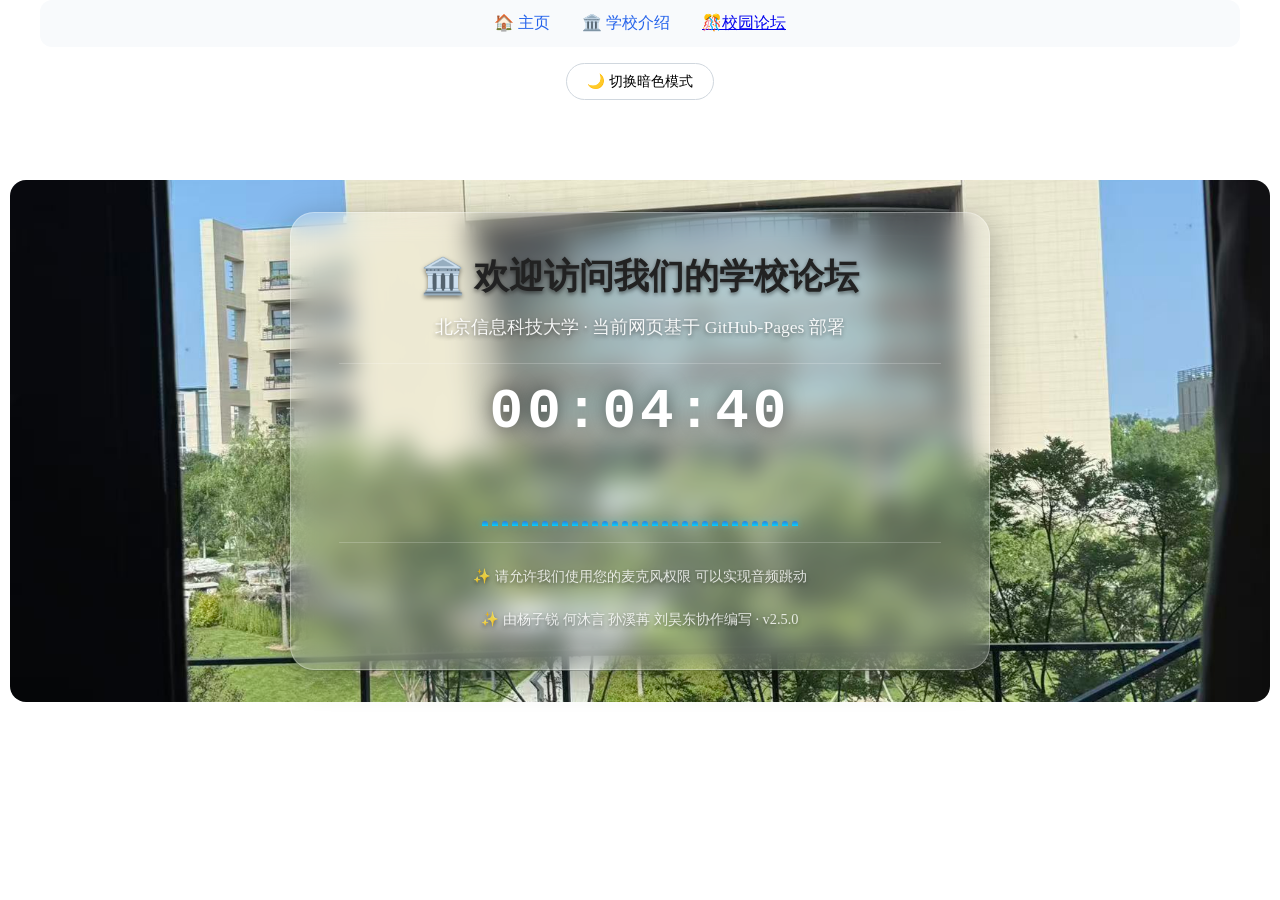
<file: index.html>
<!DOCTYPE html>
<html lang="zh-CN">
<head>
    <meta charset="UTF-8">
    <meta name="viewport" content="width=device-width, initial-scale=1.0">
    <title>团队主页 - 开源协作</title>
    <link rel="stylesheet" href="style.css">
    <link rel="stylesheet" href="dark.css" id="theme-style">
    <link rel="stylesheet" href="mobile.css">
</head>
<body>

    <nav style="display: flex; justify-content: center; gap: 2rem; padding: 0.8rem 1.2rem; margin-bottom: 1rem; background: #f8fafc; border-radius: 12px; max-width: 1200px; margin-left: auto; margin-right: auto;">
        <a href="./" style="color: #2563eb; text-decoration: none; font-weight: 500;">🏠 主页</a>
        <a href="bistu.html" style="color: #2563eb; text-decoration: none; font-weight: 500;">🏛️ 学校介绍</a>
        <a href="https://unwind.freeflarum.com/" target="_blank">🎊校园论坛</a>
    </nav>

    <div style="text-align: center; margin-bottom: 10px;">
        <button id="themeToggle" style="padding: 8px 20px; border-radius: 20px; border: 1px solid #d0d7de; background: white; cursor: pointer; font-size: 0.9rem;">
            🌙 切换暗色模式
        </button>
    </div>

    <div class="container" id="mainContainer">
        <div class="content-card">
            <header>
                <h1>🏛️ 欢迎访问我们的学校论坛</h1>
                <p>北京信息科技大学 · 当前网页基于 GitHub-Pages 部署</p>
            </header>

            <div id="visualizer-container">
                <div id="clock">00:00:00</div>
                <div id="bars"></div>
            </div>

            <footer>
                <p>✨ 请允许我们使用您的麦克风权限 可以实现音频跳动</p>
            </footer>
            <footer>
                <p>✨ 由杨子锐 何沐言 孙溪苒 刘昊东协作编写 · v2.5.0</p>
            </footer>
        </div>
    </div>

    <script>
        // 暗色模式
        const toggleBtn = document.getElementById('themeToggle');
        toggleBtn.addEventListener('click', function() {
            document.body.classList.toggle('dark-mode');
            toggleBtn.textContent = document.body.classList.contains('dark-mode') ? '☀️ 切换亮色模式' : '🌙 切换暗色模式';
        });

        // 时钟
        function updateClock() {
            const now = new Date();
            document.getElementById('clock').textContent = now.toLocaleTimeString('zh-CN', { hour12: false });
        }
        setInterval(updateClock, 1000);
        updateClock();

        // 音频可视化
        const barsContainer = document.getElementById('bars');
        const BAR_COUNT = 32;
        for (let i = 0; i < BAR_COUNT; i++) {
            const bar = document.createElement('div');
            bar.className = 'bar';
            barsContainer.appendChild(bar);
        }

        let audioContext, analyser, dataArray, bars = document.querySelectorAll('.bar');
        let isVisualizing = false;

        function startAudio() {
            if (isVisualizing) return;
            audioContext = new (window.AudioContext || window.webkitAudioContext)();
            analyser = audioContext.createAnalyser();
            analyser.fftSize = 64;
            dataArray = new Uint8Array(analyser.frequencyBinCount);

            navigator.mediaDevices.getUserMedia({ audio: true })
                .then(function(stream) {
                    const source = audioContext.createMediaStreamSource(stream);
                    source.connect(analyser);
                    isVisualizing = true;
                    visualize();
                })
                .catch(function(err) {
                    alert('请允许使用麦克风以体验音频跳动效果！');
                });
        }

        function visualize() {
            if (!isVisualizing) return;
            analyser.getByteFrequencyData(dataArray);
            for (let i = 0; i < bars.length; i++) {
                const value = dataArray[i] || 0;
                bars[i].style.height = Math.max(5, value / 255 * 60) + 'px';
            }
            requestAnimationFrame(visualize);
        }

        document.body.addEventListener('click', function startOnClick() {
            document.body.removeEventListener('click', startOnClick);
            startAudio();
        });
    </script>

</body>
</html>
</file>
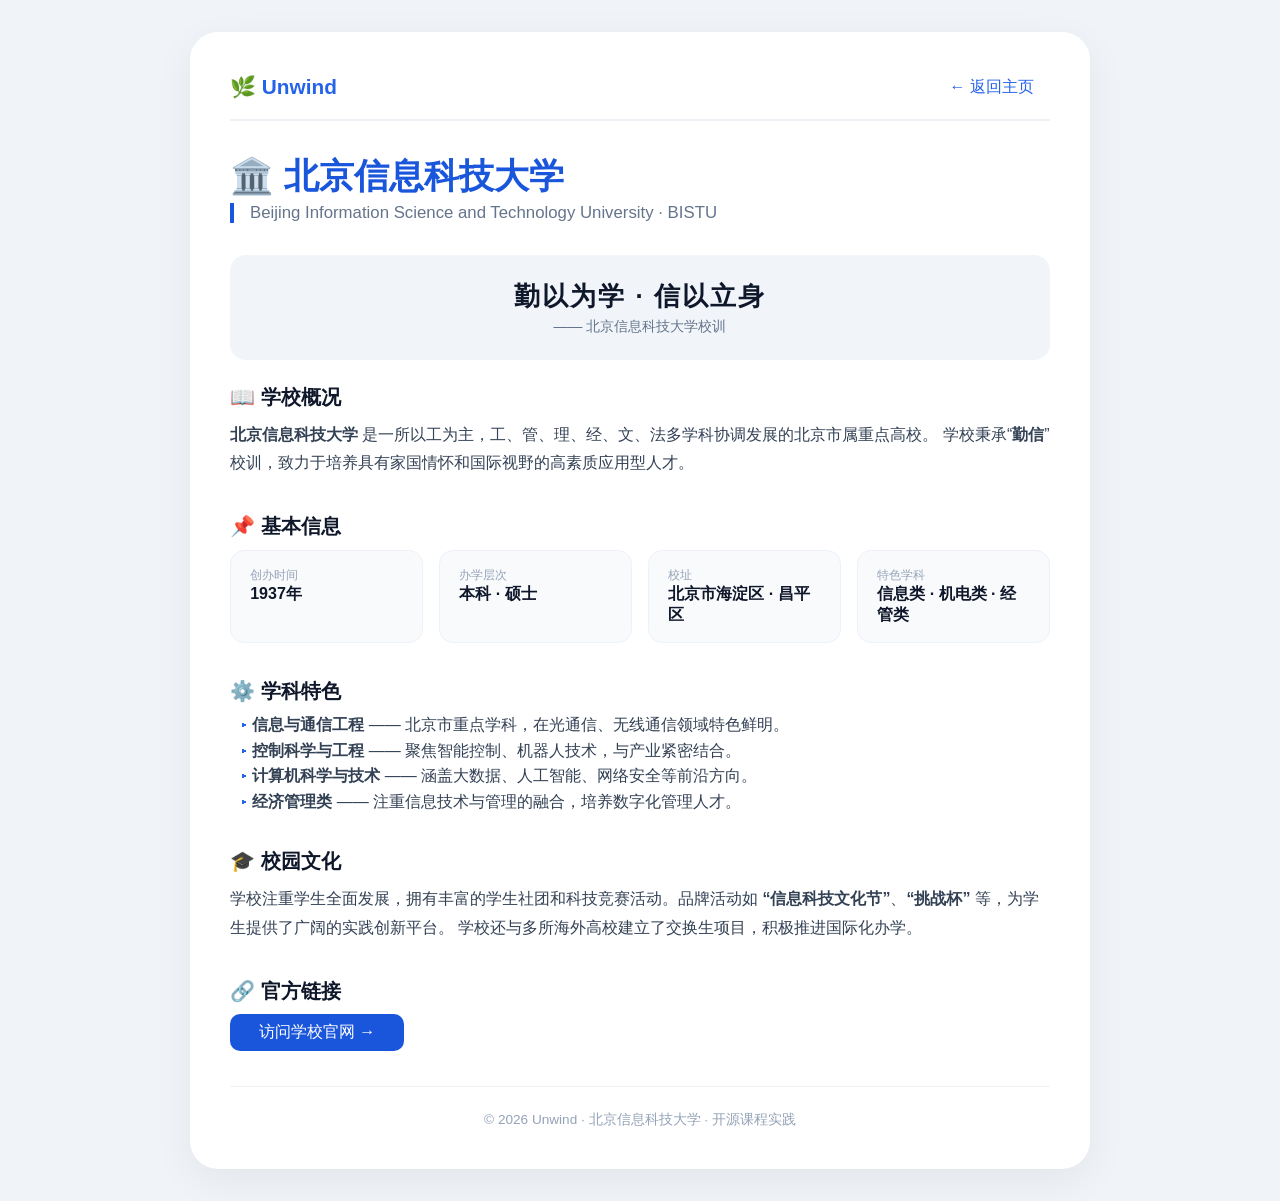
<file: bistu.html>
<!DOCTYPE html>
<html lang="zh-CN">
<head>
    <meta charset="UTF-8">
    <meta name="viewport" content="width=device-width, initial-scale=1.0">
    <title>北京信息科技大学 · Unwind</title>
    <style>
        /* ===== 全局样式 ===== */
        * { margin: 0; padding: 0; box-sizing: border-box; }
        body {
            font-family: -apple-system, BlinkMacSystemFont, 'Segoe UI', Roboto, sans-serif;
            background: #f0f4f8;
            color: #1e293b;
            padding: 2rem 1rem;
            display: flex;
            flex-direction: column;
            align-items: center;
        }
        .container {
            max-width: 900px;
            width: 100%;
            background: white;
            border-radius: 28px;
            padding: 2.5rem;
            box-shadow: 0 12px 40px rgba(0, 0, 0, 0.06);
        }

        /* ===== 导航栏 ===== */
        .nav-bar {
            display: flex;
            justify-content: space-between;
            align-items: center;
            margin-bottom: 2rem;
            padding-bottom: 1rem;
            border-bottom: 2px solid #eef2f6;
        }
        .nav-bar .logo {
            font-size: 1.3rem;
            font-weight: 700;
            color: #0f172a;
        }
        .nav-bar .logo span { color: #2563eb; }
        .nav-bar a {
            color: #2563eb;
            text-decoration: none;
            font-weight: 500;
            padding: 0.3rem 1rem;
            border-radius: 8px;
            transition: background 0.2s;
        }
        .nav-bar a:hover { background: #eff6ff; }

        /* ===== 标题与校训 ===== */
        .hero-title {
            font-size: 2.2rem;
            font-weight: 700;
            color: #0f172a;
            margin-bottom: 0.2rem;
        }
        .hero-title .highlight { color: #1a56db; }
        .subtitle {
            color: #64748b;
            font-size: 1.05rem;
            margin-bottom: 2rem;
            border-left: 4px solid #1a56db;
            padding-left: 1rem;
        }
        .motto-box {
            background: #f1f5f9;
            border-radius: 16px;
            padding: 1.5rem 2rem;
            text-align: center;
            margin: 1.5rem 0;
        }
        .motto-box .motto-text {
            font-size: 1.6rem;
            font-weight: 700;
            color: #0f172a;
            letter-spacing: 2px;
        }
        .motto-box .motto-source {
            font-size: 0.9rem;
            color: #64748b;
            margin-top: 0.2rem;
        }

        /* ===== 通用章节 ===== */
        .section { margin-bottom: 2.2rem; }
        .section h2 {
            font-size: 1.25rem;
            font-weight: 600;
            margin-bottom: 0.6rem;
            display: flex;
            align-items: center;
            gap: 0.5rem;
            color: #0f172a;
        }
        .section p { color: #334155; line-height: 1.8; }
        .section ul {
            padding-left: 1.4rem;
            list-style-type: '▸ ';
            color: #334155;
        }
        .section ul li::marker { color: #2563eb; }
        .section ul li { margin-bottom: 0.3rem; }

        /* ===== 信息卡片网格 ===== */
        .info-grid {
            display: grid;
            grid-template-columns: repeat(auto-fit, minmax(180px, 1fr));
            gap: 1rem;
            margin: 0.5rem 0;
        }
        .info-item {
            background: #f8fafc;
            padding: 1rem 1.2rem;
            border-radius: 14px;
            border: 1px solid #eef2f6;
        }
        .info-item .label {
            font-size: 0.75rem;
            text-transform: uppercase;
            color: #94a3b8;
        }
        .info-item .value {
            font-weight: 600;
            color: #0f172a;
        }

        /* ===== 链接按钮 ===== */
        .link-btn {
            display: inline-block;
            background: #1a56db;
            color: white !important;
            padding: 0.5rem 1.8rem;
            border-radius: 10px;
            font-weight: 500;
            text-decoration: none;
            transition: background 0.2s;
        }
        .link-btn:hover { background: #1e40af; }

        /* ===== 页脚 ===== */
        .footer {
            margin-top: 2rem;
            text-align: center;
            font-size: 0.85rem;
            color: #94a3b8;
            border-top: 1px solid #eef2f6;
            padding-top: 1.5rem;
        }

        /* ===== 响应式 ===== */
        @media (max-width: 600px) {
            .container { padding: 1.5rem; }
            .nav-bar { flex-wrap: wrap; gap: 0.5rem; }
            .motto-box .motto-text { font-size: 1.2rem; }
        }
    </style>
</head>
<body>

<div class="container">

    <!-- ===== 导航栏 ===== -->
    <div class="nav-bar">
        <div class="logo">🌿 <span>Unwind</span></div>
        <a href="./">← 返回主页</a>
    </div>

    <!-- ===== 标题 ===== -->
    <h1 class="hero-title">🏛️ <span class="highlight">北京信息科技大学</span></h1>
    <div class="subtitle">Beijing Information Science and Technology University · BISTU</div>

    <!-- ===== 校训 ===== -->
    <div class="motto-box">
        <div class="motto-text">勤以为学 · 信以立身</div>
        <div class="motto-source">—— 北京信息科技大学校训</div>
    </div>

    <!-- ===== 学校概况 ===== -->
    <div class="section">
        <h2>📖 学校概况</h2>
        <p>
            <strong>北京信息科技大学</strong> 是一所以工为主，工、管、理、经、文、法多学科协调发展的北京市属重点高校。
            学校秉承“<strong>勤信</strong>”校训，致力于培养具有家国情怀和国际视野的高素质应用型人才。
        </p>
    </div>

    <!-- ===== 基本信息 ===== -->
    <div class="section">
        <h2>📌 基本信息</h2>
        <div class="info-grid">
            <div class="info-item"><div class="label">创办时间</div><div class="value">1937年</div></div>
            <div class="info-item"><div class="label">办学层次</div><div class="value">本科 · 硕士</div></div>
            <div class="info-item"><div class="label">校址</div><div class="value">北京市海淀区 · 昌平区</div></div>
            <div class="info-item"><div class="label">特色学科</div><div class="value">信息类 · 机电类 · 经管类</div></div>
        </div>
    </div>

    <!-- ===== 学科特色 ===== -->
    <div class="section">
        <h2>⚙️ 学科特色</h2>
        <ul>
            <li><strong>信息与通信工程</strong> —— 北京市重点学科，在光通信、无线通信领域特色鲜明。</li>
            <li><strong>控制科学与工程</strong> —— 聚焦智能控制、机器人技术，与产业紧密结合。</li>
            <li><strong>计算机科学与技术</strong> —— 涵盖大数据、人工智能、网络安全等前沿方向。</li>
            <li><strong>经济管理类</strong> —— 注重信息技术与管理的融合，培养数字化管理人才。</li>
        </ul>
    </div>

    <!-- ===== 校园文化 ===== -->
    <div class="section">
        <h2>🎓 校园文化</h2>
        <p>
            学校注重学生全面发展，拥有丰富的学生社团和科技竞赛活动。品牌活动如 <strong>“信息科技文化节”</strong>、<strong>“挑战杯”</strong> 等，为学生提供了广阔的实践创新平台。
            学校还与多所海外高校建立了交换生项目，积极推进国际化办学。
        </p>
    </div>

    <!-- ===== 官方链接 ===== -->
    <div class="section">
        <h2>🔗 官方链接</h2>
        <a href="https://www.bistu.edu.cn/" target="_blank" class="link-btn">访问学校官网 →</a>
    </div>

    <!-- ===== 页脚 ===== -->
    <div class="footer">
        © 2026 Unwind · 北京信息科技大学 · 开源课程实践
    </div>

</div>

</body>
</html>
</file>
<file: style.css>
*{
    margin:0;
    padding:0;
    box-sizing: border-box;
}
.container{
    text-align:center;
    margin-top:80px;
}
h1{
    color:#222;
}
p{
    margin-top:15px;
    font-size:18px;
}
@media(max-width:768px){
    h1{
        font-size:26px;
    }
}
body{
    padding:0 10px;
}
/* ============================================================
   新增样式：背景容器 + 毛玻璃卡片 + 音频条形
   ============================================================ */

/* 主容器：背景图片铺满，并作为定位参考 */
#mainContainer {
    /* 背景图片 - 确认你的图片文件名是 bistu-campus.jpg */
    background-image: url('bistu-campus.jpg');
    background-size: cover;          /* 图片覆盖整个区域 */
    background-position: center;     /* 图片居中 */
    background-repeat: no-repeat;    /* 不重复 */
    
    /* 容器尺寸和内边距 */
    min-height: 500px;              /* 最小高度，保证美观 */
    padding: 2rem 1rem;
    
    /* 让里面的内容垂直居中 */
    display: flex;
    justify-content: center;
    align-items: center;
    
    /* 稍微圆润一点 */
    border-radius: 16px;
}

/* ===== 毛玻璃卡片（虚化方块） ===== */
.content-card {
    /* 背景：半透明白色，让下面图片透出来一点 */
    background: rgba(255, 255, 255, 0.2);
    
    /* ★ 核心：毛玻璃效果（虚化背景） */
    backdrop-filter: blur(12px);
    -webkit-backdrop-filter: blur(12px); /* 兼容 Safari */
    
    /* 边框和阴影，增加立体感 */
    border: 1px solid rgba(255, 255, 255, 0.3);
    box-shadow: 0 8px 32px rgba(0, 0, 0, 0.3);
    
    /* 圆角、内边距、文字颜色 */
    border-radius: 24px;
    padding: 2.5rem 3rem;
    color: #ffffff;
    text-shadow: 0 2px 4px rgba(0, 0, 0, 0.5);
    
    /* 最大宽度，避免在大屏上太宽 */
    max-width: 700px;
    width: 100%;
    
    /* 文字居中 */
    text-align: center;
}

/* 卡片内的标题和段落 */
.content-card h1 {
    font-size: 2.2rem;
    margin-bottom: 0.5rem;
}
.content-card header p {
    font-size: 1.1rem;
    opacity: 0.9;
}
.content-card footer p {
    margin-top: 1.5rem;
    font-size: 0.9rem;
    opacity: 0.8;
}

/* ===== 时钟 + 可视化容器 ===== */
#visualizer-container {
    margin: 1.5rem 0;
    padding: 1rem 0;
    border-top: 1px solid rgba(255, 255, 255, 0.2);
    border-bottom: 1px solid rgba(255, 255, 255, 0.2);
}

/* 时钟样式 */
#clock {
    font-size: 3.5rem;
    font-weight: bold;
    font-family: 'Courier New', monospace;
    letter-spacing: 4px;
    text-shadow: 0 0 20px rgba(0, 0, 0, 0.6);
    margin-bottom: 0.8rem;
}

/* ===== 音频条形容器 ===== */
#bars {
    display: flex;
    justify-content: center;
    align-items: flex-end;
    gap: 4px;           /* 条形之间的间距 */
    height: 70px;       /* 容器高度固定，条形从底部往上长 */
    padding: 0 10px;
}

/* 每个条形 */
.bar {
    width: 6px;                /* 条形宽度 */
    background: linear-gradient(to top, #00d2ff, #3a7bd5); /* 漂亮的渐变蓝色 */
    border-radius: 4px 4px 0 0; /* 顶部圆角 */
    height: 5px;               /* 初始高度（会被 JS 覆盖） */
    transition: height 0.05s;  /* 平滑过渡，让跳动更柔和 */
    box-shadow: 0 0 6px rgba(0, 210, 255, 0.4);
}

/* ===== 暗色模式适配 ===== */
body.dark-mode #mainContainer {
    /* 暗色模式下可以加一层暗色遮罩，但因为我们有毛玻璃，可以保持 */
}

body.dark-mode .content-card {
    background: rgba(0, 0, 0, 0.5);
    border-color: rgba(255, 255, 255, 0.1);
}

body.dark-mode .bar {
    background: linear-gradient(to top, #f093fb, #f5576c); /* 暗色模式下换成粉色渐变 */
}
/* ===== 新增毛玻璃和可视化样式 ===== */
#mainContainer {
    background-image: url('bistu-campus.jpg');
    background-size: cover;
    background-position: center;
    min-height: 500px;
    padding: 2rem 1rem;
    display: flex;
    justify-content: center;
    align-items: center;
    border-radius: 16px;
}

.content-card {
    background: rgba(255, 255, 255, 0.2);
    backdrop-filter: blur(12px);
    -webkit-backdrop-filter: blur(12px);
    border: 1px solid rgba(255, 255, 255, 0.3);
    box-shadow: 0 8px 32px rgba(0, 0, 0, 0.3);
    border-radius: 24px;
    padding: 2.5rem 3rem;
    color: #ffffff;
    text-shadow: 0 2px 4px rgba(0, 0, 0, 0.5);
    max-width: 700px;
    width: 100%;
    text-align: center;
}

.content-card h1 { font-size: 2.2rem; margin-bottom: 0.5rem; }
.content-card header p { font-size: 1.1rem; opacity: 0.9; }
.content-card footer p { margin-top: 1.5rem; font-size: 0.9rem; opacity: 0.8; }

#visualizer-container {
    margin: 1.5rem 0;
    padding: 1rem 0;
    border-top: 1px solid rgba(255, 255, 255, 0.2);
    border-bottom: 1px solid rgba(255, 255, 255, 0.2);
}

#clock {
    font-size: 3.5rem;
    font-weight: bold;
    font-family: 'Courier New', monospace;
    letter-spacing: 4px;
    text-shadow: 0 0 20px rgba(0, 0, 0, 0.6);
    margin-bottom: 0.8rem;
}

#bars {
    display: flex;
    justify-content: center;
    align-items: flex-end;
    gap: 4px;
    height: 70px;
    padding: 0 10px;
}

.bar {
    width: 6px;
    background: linear-gradient(to top, #00d2ff, #3a7bd5);
    border-radius: 4px 4px 0 0;
    height: 5px;
    transition: height 0.05s;
    box-shadow: 0 0 6px rgba(0, 210, 255, 0.4);
}

body.dark-mode .content-card {
    background: rgba(0, 0, 0, 0.5);
    border-color: rgba(255, 255, 255, 0.1);
}

body.dark-mode .bar {
    background: linear-gradient(to top, #f093fb, #f5576c);
}
</file>
<file: dark.css>
/* 暗色主题样式 - 由刘昊东开发 */
body.dark-mode {
    background-color: #0d1117;
    color: #c9d1d9;
}
body.dark-mode .container {
    background: #161b22;
}
body.dark-mode header {
    border-bottom-color: #30363d;
}
body.dark-mode .card {
    background: #21262d;
    border-color: #30363d;
}
body.dark-mode .role {
    color: #8b949e;
}
body.dark-mode .tag {
    background: #1f2937;
    color: #58a6ff;
}
body.dark-mode footer {
    border-top-color: #30363d;
    color: #8b949e;
}
</file>
<file: mobile.css>

</file>
